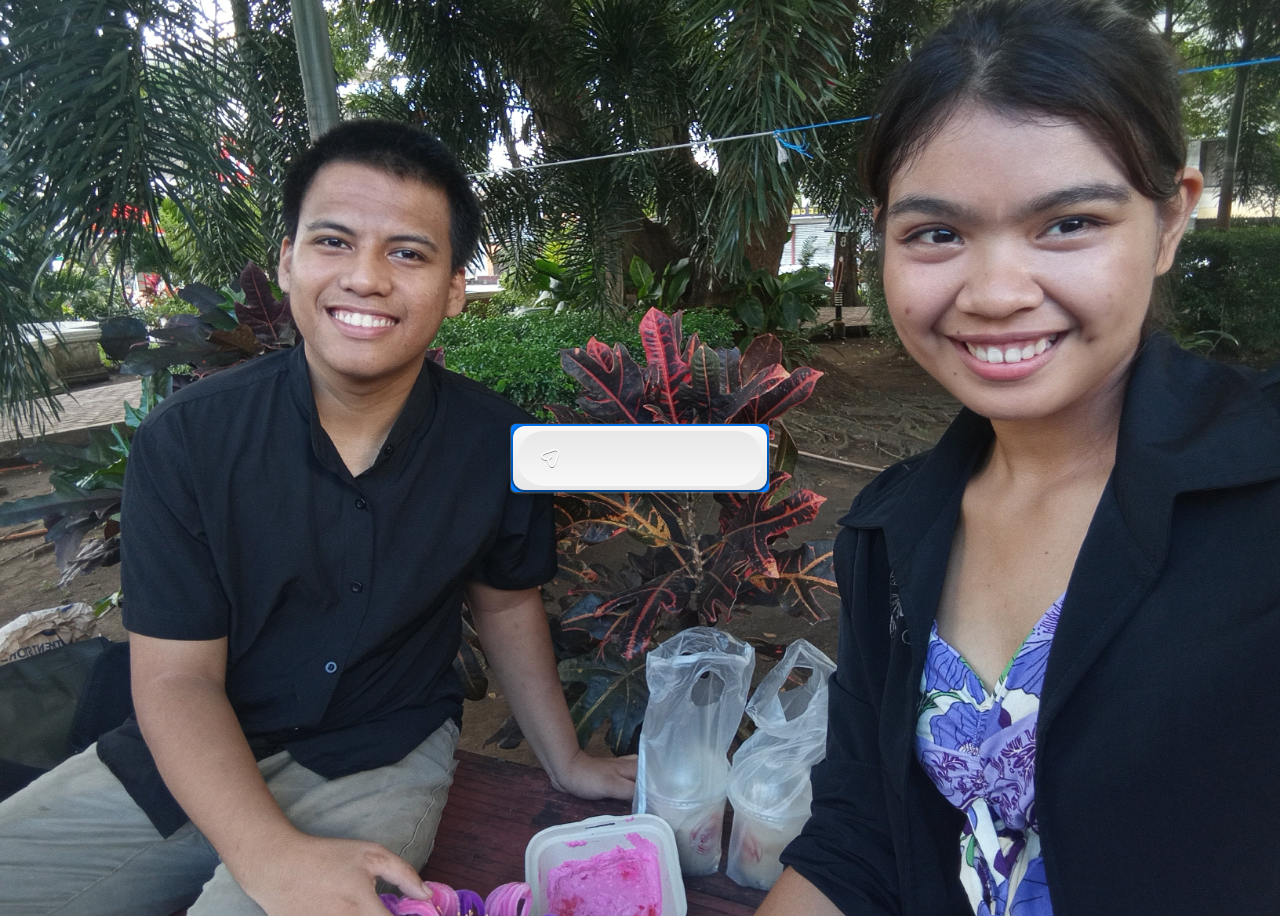
<file: index.html>
<!DOCTYPE html>
<html lang="en">
<head>
    <meta charset="UTF-8">
    <meta name="viewport" content="width=device-width, initial-scale=1.0">
    <title>A littlee gift from your husband</title>
    <link rel="stylesheet" href="sample.css">
    <style>
        /* 1. Basic Page Styling */
        body {
            font-family: sans-serif;
            display: flex;
            justify-content: center;
            align-items: center;
            height: 100vh;
            background-color: #f0f0f0;
            background-image: url(bg.jpeg);
            background-size: cover; 
            background-repeat: no-repeat;
            background-position: center center;
            background-attachment: fixed;
            min-height: 100vh;
        }

        /* 2. Styling the Button that opens the window */
        #openModalBtn {
            padding: 15px 30px;
            font-size: 18px;
            cursor: pointer;
            background-color: #007BFF;
            color: white;
            border: none;
            border-radius: 5px;
        }

        /* 3. Styling the "Window" (Dialog) */
        dialog {
            border: none;
            border-radius: 8px;
            box-shadow: 0 4px 10px rgba(0, 0, 0, 0.2);
            padding: 20px;
            text-align: center;
            max-width: 400px;
        }

        /* This dims the background behind the window */
        dialog::backdrop {
            background-color: rgba(0, 0, 0, 0.6);
        }

        /* Image styling */
        dialog img {
            max-width: 100%;
            height: auto;
            border-radius: 4px;
            margin-bottom: 15px;
        }

        /* Button Container styling */
        .button-container {
            display: flex;
            gap: 10px; /* Space between buttons */
            justify-content: center;
            margin-top: 15px;
        }

        .btn {
            padding: 10px 20px;
            cursor: pointer;
            border: none;
            border-radius: 4px;
            font-weight: bold;
        }

        .btn-con { background-color: #28a745; color: white; }

        

    </style>
</head>
<body>

    <!-- From Uiverse.io by marcelodolza --> 
    <button id="openModalBtn" class="openModalBtn">
  <div class="outline"></div>
  <div class="state state--default">
    <div class="icon">
      <svg
        width="1em"
        height="1em"
        viewBox="0 0 24 24"
        fill="none"
        xmlns="http://www.w3.org/2000/svg"
      >
        <g style="filter: url(#shadow)">
          <path
            d="M14.2199 21.63C13.0399 21.63 11.3699 20.8 10.0499 16.83L9.32988 14.67L7.16988 13.95C3.20988 12.63 2.37988 10.96 2.37988 9.78001C2.37988 8.61001 3.20988 6.93001 7.16988 5.60001L15.6599 2.77001C17.7799 2.06001 19.5499 2.27001 20.6399 3.35001C21.7299 4.43001 21.9399 6.21001 21.2299 8.33001L18.3999 16.82C17.0699 20.8 15.3999 21.63 14.2199 21.63ZM7.63988 7.03001C4.85988 7.96001 3.86988 9.06001 3.86988 9.78001C3.86988 10.5 4.85988 11.6 7.63988 12.52L10.1599 13.36C10.3799 13.43 10.5599 13.61 10.6299 13.83L11.4699 16.35C12.3899 19.13 13.4999 20.12 14.2199 20.12C14.9399 20.12 16.0399 19.13 16.9699 16.35L19.7999 7.86001C20.3099 6.32001 20.2199 5.06001 19.5699 4.41001C18.9199 3.76001 17.6599 3.68001 16.1299 4.19001L7.63988 7.03001Z"
            fill="currentColor"
          ></path>
          <path
            d="M10.11 14.4C9.92005 14.4 9.73005 14.33 9.58005 14.18C9.29005 13.89 9.29005 13.41 9.58005 13.12L13.16 9.53C13.45 9.24 13.93 9.24 14.22 9.53C14.51 9.82 14.51 10.3 14.22 10.59L10.64 14.18C10.5 14.33 10.3 14.4 10.11 14.4Z"
            fill="currentColor"
          ></path>
        </g>
        <defs>
          <filter id="shadow">
            <fedropshadow
              dx="0"
              dy="1"
              stdDeviation="0.6"
              flood-opacity="0.5"
            ></fedropshadow>
          </filter>
        </defs>
      </svg>
    </div>
    <p><span style="--i:0">C</span><span style="--i:1">l</span><span style="--i:2">i</span><span style="--i:3">c</span><span style="--i:4">k</span><span style="--i:5">&nbsp;</span><span style="--i:6">t</span><span style="--i:7">h</span><span style="--i:8">i</span><span style="--i:9">s</span><span style="--i:10">&nbsp;</span><span style="--i:11">m</span><span style="--i:12">y</span><span style="--i:13">&nbsp;</span><span style="--i:14">q</span><span style="--i:15">u</span><span style="--i:16">e</span><span style="--i:17">e</span><span style="--i:18">n</span></p>
  </div>
  <div class="state state--sent">
    <div class="icon">
      <svg xmlns="http://www.w3.org/2000/svg" viewBox="0 0 24 24" fill="currentColor" height="1em" width="1em">
        <g style="filter: url(#shadow)">
          <path d="M12 21.35l-1.45-1.32C5.4 15.36 2 12.28 2 8.5 2 6 4 4 6.5 4 8.24 4 10 5.1 11 6.5 12 5.1 13.76 4 15.5 4 18 4 20 6 20 8.5c0 3.78-3.4 6.86-8.55 11.54L12 21.35z"></path>
        </g>
        <defs>
          <filter id="shadow">
            <fedropshadow dx="0" dy="1" stdDeviation="0.6" flood-opacity="0.5"></fedropshadow>
          </filter>
        </defs>
      </svg>
    </div>
    <p>
      <span style="--i:5">N</span>
      <span style="--i:6">i</span>
      <span style="--i:7">c</span>
      <span style="--i:8">e</span>
    </p>
  </div>
</button>


    <dialog id="gifDialog">
        <img src="gif1.gif" alt="Fun GIF">
        
        <h1>Happy Monthsary My Quennnnnnnnnnnn<br>😍😍😍😍😍</h1>
        <p>Sorryy gaaa lateee koo nataoo unii saimoo😭😭😭😭</p>

        <div class="button-container">
            <button id="conbtn" class="btn btn-con">Click this my quennnnnn😉😉😉😉</button>
        </div>

    </dialog>

    <dialog id="gifDialog1">
        <img src="dudu waiting.gif" alt="dudu waiting" class="duduwaiting">
        <h1>Quizzzzzzz 😉😉😉😉😉😉😉😉</h1>
        <h2>What do you say when i tell you "I loveeeeee youuuuuuu my quennnnnn"?</h2>

        <div class="btn1-container">
          <button id="ily" class="ilybtn" title="hehehehehehe">I loveeeeee youuuuuuu toooooooo dadaaaaa</button>
        </div>

        <div class="btn1-container">
          <button id="ty" class="tybtn">Thankkkk youuuuuuu</button>
        </div>

    </dialog>

    <dialog id="gifDialog2">
        <img src="kiss.gif" alt="dudukiss" class="dudukiss" >

        <h2 class="d2text"> Hehehehehehehehehehehe i knowwwwwwwww youuuuuuu loveeeeee meeeeeeeee my quennnnnn😉😉😉😉</h2>
        <a href="letter.html">
        <button id="toletterbtn" class="tolet"> Click this my queeenn</button>
        </a>
      </dialog>

    

    
    <script>
        // 1. Select elements from the DOM
        const modal = document.getElementById('gifDialog');
        const openBtn = document.getElementById('openModalBtn');
        const conbtn = document.getElementById('conbtn');
        const gifDialog1 = document.getElementById('gifDialog1');
        const gifDialog2 = document.getElementById('gifDialog2');

        // 2. Event Listener to OPEN the modal
        openBtn.addEventListener('click', () => {
          if (modal) modal.showModal(); // .showModal() creates the backdrop automatically
        });

        // 4. Event Listener for "Yes" (close first modal, then open the next)
        conbtn.addEventListener('click', () => {
          if (modal) modal.close();
          if (gifDialog1) gifDialog1.showModal();
        });

        // 5. When #ty is clicked, expand #ily to fill #gifDialog1 (toggle)
        const ilyBtn = document.getElementById('ily');
        const tyBtn = document.getElementById('ty');
        if (tyBtn && ilyBtn && gifDialog1) {
          let initialized = false;
          const original = {};
          let currentScale = 1;
          let baseWidth = null;
          let baseHeight = null;
          let tyFirstClicked = false; // track first click to change text

          function saveOriginalStyles() {
            original.position = ilyBtn.style.position || '';
            original.left = ilyBtn.style.left || '';
            original.top = ilyBtn.style.top || '';
            original.width = ilyBtn.style.width || '';
            original.height = ilyBtn.style.height || '';
            original.margin = ilyBtn.style.margin || '';
            original.transform = ilyBtn.style.transform || '';
          }

          function restoreOriginalStyles() {
            ilyBtn.classList.remove('expanded');
            ilyBtn.style.left = original.left;
            ilyBtn.style.top = original.top;
            ilyBtn.style.width = original.width;
            ilyBtn.style.height = original.height;
            ilyBtn.style.position = original.position;
            ilyBtn.style.margin = original.margin;
            ilyBtn.style.transform = original.transform;
            currentScale = 1;
          }

          tyBtn.addEventListener('click', () => {
            if (!gifDialog1.open) return;

            const dialogRect = gifDialog1.getBoundingClientRect();
            let ilyRect = ilyBtn.getBoundingClientRect();

            if (!initialized) {
              // store base size (unscaled)
              baseWidth = ilyRect.width;
              baseHeight = ilyRect.height;
              saveOriginalStyles();

              // position ily centered in dialog
              const left = (dialogRect.width - baseWidth) / 2;
              const top = (dialogRect.height - baseHeight) / 2;

              ilyBtn.style.position = 'absolute';
              ilyBtn.style.left = left + 'px';
              ilyBtn.style.top = top + 'px';
              ilyBtn.style.margin = '0';
              ilyBtn.classList.add('expanded');
              ilyBtn.style.transform = 'scale(1)';
              initialized = true;
            }

            // on first click change the ty button text
            if (!tyFirstClicked) {
              tyBtn.textContent = 'Sureeeeeeeeee??😉😉😉';
              tyFirstClicked = true;
            }

            // compute maximum scale based on base size
            const maxScale = Math.min(dialogRect.width / baseWidth, dialogRect.height / baseHeight);
            if (currentScale >= maxScale - 0.01) {
              // already at or near max — ensure fill
              ilyBtn.style.transform = `scale(${maxScale})`;
              currentScale = maxScale;
              return;
            }

            // increase scale by 20% per click (or smaller if close to max)
            const scaleStep = 1.2;
            const newScale = Math.min(currentScale * scaleStep, maxScale);

            ilyBtn.style.transform = `scale(${newScale})`;
            currentScale = newScale;
          });
        }

        // When #ily is clicked show gifDialog2
        const ilyBtnDirect = document.getElementById('ily');
        if (ilyBtnDirect && gifDialog2) {
          ilyBtnDirect.addEventListener('click', () => {
            gifDialog2.showModal();
          });
        }

      
    </script>

</body>
</html>
</file>
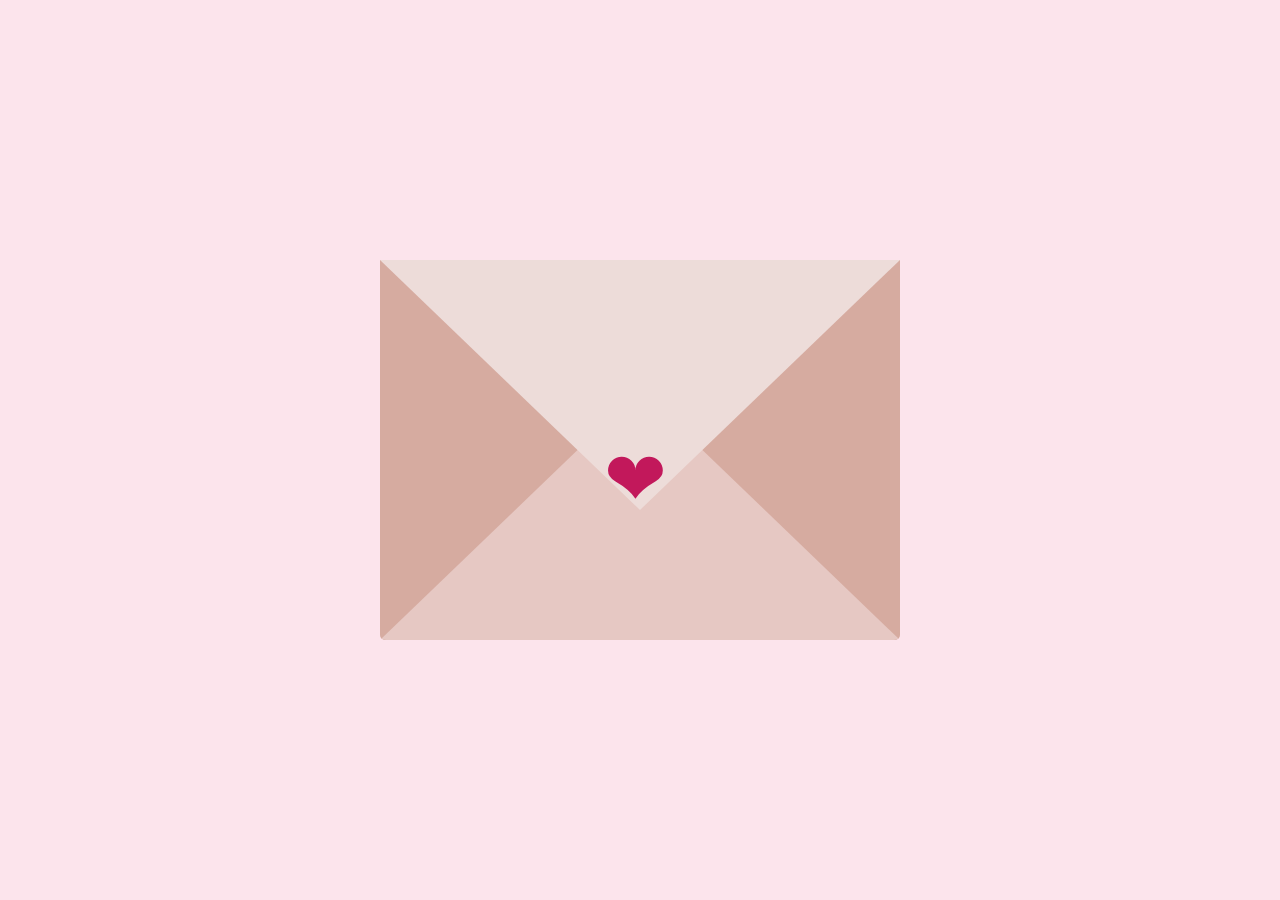
<file: letter.html>
<!DOCTYPE html>
<html lang="en">
<head>
    <meta charset="UTF-8">
    <meta name="viewport" content="width=device-width, initial-scale=1.0">
    <title>Letter from your husband</title>
    <style>
        /* --- Fonts --- */
        @import url('https://fonts.googleapis.com/css2?family=Dancing+Script:wght@600&family=Quicksand:wght@400&display=swap');

        /* --- Reset & Body Main Styling --- */
        * {
            box-sizing: border-box;
        }

        body {
            background-color: #fce4ec; /* Soft Pink Background */
            display: flex;
            justify-content: center;
            align-items: center;
            min-height: 100vh;
            margin: 0;
            overflow: hidden; /* Prevents scrollbars during animation */
            font-family: 'Quicksand', sans-serif;
        }

        /* --- The Container holding everything --- */
        .container {
            position: relative;
            width: 520px; /* increased envelope width */
            height: 380px; /* increased envelope height */
            cursor: pointer;
        }

        /* --- ENVELOPE STYLES --- */
        .envelope-wrapper {
            position: absolute;
            bottom: 0;
            width: 100%;
            height: 100%;
            transition: transform 0.6s ease-in-out;
        }

        .envelope-back {
            position: absolute;
            bottom: 0;
            width: 100%;
            height: 100%;
            background-color: #d6aba0; /* Darker envelope color */
            border-radius: 0 0 5px 5px;
        }

        /* The triangle flap at the top that opens */
        .envelope-flap {
            position: absolute;
            top: 0;
            width: 100%;
            height: 0;
            border-left: 260px solid transparent; /* Half of container width (~520/2) */
            border-right: 260px solid transparent;
            border-top: 250px solid #eddcd9; /* Taller flap for larger envelope */
            transform-origin: top;
            transition: transform 0.4s 0.2s ease-out, z-index 0.2s 0.2s;
            z-index: 5;
        }

        /* The "seal" heart */
        .envelope-flap::after {
            content: '❤';
            position: absolute;
            top: -80px; /* Adjust based on larger border-top height */
            left: calc(50% - 36px);
            font-size: 75px;
            color: #c2185b;
        }

        /* The front triangles that make the pocket */
        .envelope-front {
            position: absolute;
            bottom: 0;
            width: 100%;
            height: 0;
            border-left: 260px solid transparent;
            border-right: 260px solid transparent;
            border-bottom: 250px solid #e6c8c3; /* Larger pocket */
            z-index: 4;
            border-radius: 0 0 6px 6px;
        }

        /* --- THE LETTER INSIDE --- */
        .letter {
            position: absolute;
            bottom: 0;
            left: 50%;
            transform: translateX(-50%);
            width: 88%;
            height: 86%;
            background: #fff;
            border-radius: 6px;
            padding: 28px;
            box-shadow: 0 6px 14px rgba(0,0,0,0.12);
            transition: bottom 0.6s 0.4s ease-in-out, transform 0.5s ease, z-index 0.1s 0.6s;
            z-index: 3; /* Starts between back and front of envelope */
            overflow: auto;
            /* Initial state of letter content is hidden slightly */
            opacity: 0; 
        }

        /* Letter Content Styling (from previous example) */
        .letter h1 {
            font-family: 'Dancing Script', cursive;
            color: #c2185b;
            text-align: center;
            margin: 5px 0;
            font-size: 24px;
        }

        .letter p {
            font-size: 14px;
            line-height: 1.6;
            color: #4a4a4a;
            margin-bottom: 10px;
            text-indent: 2em;
            text-align: justify;
        }

        .signature {
            font-family: 'Dancing Script', cursive;
            font-size: 20px;
            color: #c2185b;
            text-align: right;
        }


        /* --- ANIMATION STATES (When "open" class is added by JS) --- */
        
        /* 1. The Flap Opens up */
        .container.open .envelope-flap {
            transform: rotateX(180deg);
            z-index: 1; /* Flap goes behind everything once open */
            transition-delay: 0s;
        }

        /* 2. The Letter Slides Out & Appears */
        .container.open .letter {
            bottom: auto; /* use top positioning for larger envelope */
            top: 50%;
            transform: translate(-50%, -50%);
            z-index: 10; /* Comes to the very front */
            opacity: 1;
            transition: transform 0.5s cubic-bezier(.2,.8,.2,1), opacity 0.3s 0.2s, z-index 0.1s 0.6s;
        }

        /* 3. The whole envelope moves down slightly to give space */
        .container.open .envelope-wrapper {
            transform: translateY(50px);
            transition-delay: 0.4s;
        }
    </style>
</head>
<body>

    <div class="container" id="envelope-container">
        
        <div class="envelope-wrapper">
            <div class="envelope-back"></div>
            <div class="envelope-flap"></div>
            <div class="envelope-front"></div>
        </div>

        <div class="letter">
            <h1>My Quennnnnn</h1>
            <p>
                Well HAHA, yaon kana sa final part kauni panggaaaaaa😋😋😋😋😋😋<br>
                <br>
                Gusto ko lang maaraman mo gaaaaaa na labbbbbbbbbbbbbbbb na labbbbbbbbbbbbbbbb takaaaa alwayssssss although daeeeeeeee kooo mannn mapa hilingg saimooo na marayyyyy gaaaaaaaa, just knowww na daeeeeeee ko arammmm angg gigibuhonn ko pagg mayooooo ka, bakaa maghibii pa akoooo HAHAHAHAHAHAHAHA
                <br> <br>
                Sorryyyyy na dinnnn poo panggaaaaaa taa sabiii kooo kangg nakaagii itataoo konaa unii saimooo peroooo daeeeeeeee koooo mannn natataooo, haaaaaaaaaa arammm koo gaaaa na sawangg sawaaa kanaaa sa sorryyyy kooo gaaaaa mayoooo namannn akong magiginiboo dyannnn ta kasalan koo mann ehhhh sanaaaaa makabawiii bawiii lamanggg akoooo 😭😭😭😭
                <br> <br>
                Well, advanceeee Merry Christmas andd happy new year my queennnnnnn 😉😉😉😉😉, 
                <br>
                panduwaaa tanaa uningg Christmas sakaa new year na mag kaibaa HAHAHAHA, 2 in foreverrr my queennnnnnn 😉😉😉😉😉😉😉😉, tandaaa kopaaa katooo supog supogg paa kitaaaa saa bawat saro HAHAHAHA and daeeeee koo mapugulannn naa paraaa hilingonn kaa taa cutetonnn kaa talagaaa anddd magayononn grabeeeeeee, sakaa dibaa kautong Christmas party sa grade 12 utong saralakan, magayononnn kaa talagaaa dumannn saa sulottt (anddd i knowww namannnn naa taa akoooo ang nag pilii ehhhh 😉😉😉) daeeeeeeeeeeeeeee patii akoo makaaa dulokk saimooo ninggg tultoll taa basaaa basaa akoo kautooo jusqqqqqq 😭😭😭😭😭😭, nabasaa kayaaa sa motorrr 😭😭😭😭😭😭, 
                <br>
                nasusupugonnn akongg mag dulokkkk 😭😭😭😭😭😭😭😭, perooo kangg tig apodd akoo kautoo ni Dwayne naa mag dumannn saimoooo nag dumannn namannn akooo taa youuu knowwwwww hehehehehehehe, nag sabi pa ngani kautoo si Dwayne na garooo nag pundo ang mundoo koo kagg nahilingg takaaa taa natulalaaa talagaaa akooo kautoooo, na speechless akooo taa sabraaaaa ass innn sobraaaaaa talagangggg gayonnnnn kanggg agommmmmm kooooooooooo 😍😍😍😍😍😍😍😍😍😍😍😍😍😍😍😍😍😍😍😍😍😍😍😍😍😍
                <br>
                literalll naa nag pundooo so mundooo koo katoooo ehhhh HAHAHAHAHA, malainnn aa nganii katooo angg pag matii mooo taaa daeeeeeeeeeeeeeee kaaa katooo nag kakann pag halii 😭😭😭😭😭😭, garoooooo kanaaa bagaaa matumbaa dumannnn 😭😭😭😭😭😭, marayyyyyyyyyyyy sanaaa taa may tindaaa paa si ate Judith 😭😭😭😭😭, andd pagg paulii taaa kautooo naa tigg hatoddd takaaaa sa terminall pa tinawagannn, kaa misssssssssssssss ayyyyy sooo paggg papaulii tanggg ibahann kitanggg duwaaaa tass mabakall munangg kakanonn andd malibottt kitaaaaa habanggg nag kakakannn anddd dateeeee natoooooo hehehehehehehe kaaa misssssssssssssss naa marayyyyyyyyyyyy anggg timesss natoooooo 😭😭😭😭😭😭😭😭😭😭😭😭😭, ngunyannnn bihiraaa naa langggggg kitaaa mag kahilingann panggaaaaaaa 😭😭😭😭😭, perooo no choiceee pa kayaaa ehhhhh kaipuhan magg adall munaaaaa 
                <br> <br>
                I justtt wanttt too lett youuu knowww my queennnnnnn naaa labbbbbbbbbbbbbbbbbbbbb naaa labbbbbbbbbbbbbbbbbbbbb naaa labbbbbbbbbbbbbbbbbbbbb naaa labbbbbbbbbbbbbbbbbbbbb naaa labbbbbbbbbbbbbbbbbbbbb naaa labbbbbbbbbbbbbbbbbbbbb naaa labbbbbbbbbbbbbbbbbbbbb takaaaa alwaysssss 😉😉😉😉😉😉😉😉😉😉😉😉😉😉😉😉 
                <br> <br>
                Don'ttt thinkkk naa babayaann takaaa taaa daeeeeeeeeeeeeeee koooo kayaaaaa annnnn, mahibii talagaaa akoooo pagg nawaraa ka sakoo 🥹🥹🥹🥹🥹🥹🥹, panggg habayy buhayyy na unji panggaaaaaaa 🥰🥰🥰🥰🥰🥰🥰, sabiiiii naa nganii kangg mgaa pinsann moo naaa destined kitaaanggg duwaaaaaa 😉😉😉😉😉😉😉😉😉, theyyy areee absolutely rightt my queennnnnnn 😉😉😉😉😉😉😉
                <br> <br>
                Anddd welll dunnnnnnn naa nag tataposss angg akinggg muntinggg surprisaaa saaa agommm koooo (well bakooo nangg surprisee taaa tigg paraa sabii konaaa 😭😭😭)
                <br> <br>
                Anddd pasensyaa naa dinn panggaaaaaaa (sorryyyy na namannn😭😭😭) kungggg medjooos simpleeee langgg hilingonn uninggg tig gibooo kooo hanggangg dyann palangg kayaaa angg knowledge koo 😭😭😭😭😭😭, don'ttt worryyyyy myy queennnnnnnnnnnn maa improveeee paa mann akooo anddd magayonnn dinnn angg mgaa aroggg koo kauniii naa tataohonnn saimooo promiseeeeeeee 🥰🥰🥰
                <br><br>
                I hopeee youuuu likeeee my simpleeee gift to youuu my queennnnnnn, it may nott look muchh butt it's filled with my loveee forr youuu my queennnn 😉😉😉😉😉😉 
                <br><br>
            
            
            
            
            
            
            </p>

            <p>
                ps.
                <br>
                I LOVEEEEEEEEEEEEEEEEEEEEEEE <br> YOUUUUUUUUUUUUUUUUUUUU <br> SOOOOOOOOOOOOOOOOOOOO VERYYYYYYYYYYYYYYYYYYYYYYYYY VERYYYYYYYYYYYYYYYYYYYYYYYYY VERYYYYYYYYYYYYYYYYYYYYYYYYY VERYYYYYYYYYYYYYYYYYYYYYYYYY VERYYYYYYYYYYYYYYYYYYYYYYYYY VERYYYYYYYYYYYYYYYYYYYYYYYYY VERYYYYYYYYYYYYYYYYYYYYYYYYY VERYYYYYYYYYYYYYYYYYYYYYYYYY VERYYYYYYYYYYYYYYYYYYYYYYYYY VERYYYYYYYYYYYYYYYYYYYYYYYYY VERYYYYYYYYYYYYYYYYYYYYYYYYY VERYYYYYYYYYYYYYYYYYYYYYYYYY VERYYYYYYYYYYYYYYYYYYYYYYYYY VERYYYYYYYYYYYYYYYYYYYYYYYYY VERYYYYYYYYYYYYYYYYYYYYYYYYY VERYYYYYYYYYYYYYYYYYYYYYYYYY VERYYYYYYYYYYYYYYYYYYYYYYYYY MUCHHHHHHHHHHHHHHHHH MY QUEENNNNNNN 😉😉😉
            </p>
            <div class="signature">
                Forever yours,<br>
                Your Husband
            </div>
        </div>

    </div>

    <script>
        // Simple JavaScript to handle the click
        const container = document.getElementById('envelope-container');

        container.addEventListener('click', () => {
            // Toggle the 'open' class on the container
            container.classList.toggle('open');
        });
    </script>

</body>

</html>
</file>
<file: sample.css>
/* From Uiverse.io by marcelodolza */ 
.openModalBtn {
  --primary: #ff5569;
  --neutral-1: #f7f8f7;
  --neutral-2: #e7e7e7;
  --radius: 14px;

  cursor: pointer;
  border-radius: var(--radius);
  text-shadow: 0 1px 1px rgba(0, 0, 0, 0.3);
  border: none;
  box-shadow: 0 0.5px 0.5px 1px rgba(255, 255, 255, 0.2),
    0 10px 20px rgba(0, 0, 0, 0.2), 0 4px 5px 0px rgba(0, 0, 0, 0.05);
  display: flex;
  align-items: center;
  justify-content: center;
  position: relative;
  transition: all 0.3s ease;
  min-width: 200px;
  padding: 20px;
  height: 68px;
  font-family: "Galano Grotesque", Poppins, Montserrat, sans-serif;
  font-style: normal;
  font-size: 18px;
  font-weight: 600;
}
.openModalBtn:hover {
  transform: scale(1.02);
  box-shadow: 0 0 1px 2px rgba(255, 255, 255, 0.3),
    0 15px 30px rgba(0, 0, 0, 0.3), 0 10px 3px -3px rgba(0, 0, 0, 0.04);
}
.openModalBtn:active {
  transform: scale(1);
  box-shadow: 0 0 1px 2px rgba(255, 255, 255, 0.3),
    0 10px 3px -3px rgba(0, 0, 0, 0.2);
}
.openModalBtn:after {
  content: "";
  position: absolute;
  inset: 0;
  border-radius: var(--radius);
  border: 2.5px solid transparent;
  background: linear-gradient(var(--neutral-1), var(--neutral-2)) padding-box,
    linear-gradient(to bottom, rgba(0, 0, 0, 0.1), rgba(0, 0, 0, 0.45))
      border-box;
  z-index: 0;
  transition: all 0.4s ease;
}
.openModalBtn:hover::after {
  transform: scale(1.05, 1.1);
  box-shadow: inset 0 -1px 3px 0 rgba(255, 255, 255, 1);
}
.openModalBtn::before {
  content: "";
  inset: 7px 6px 6px 6px;
  position: absolute;
  background: linear-gradient(to top, var(--neutral-1), var(--neutral-2));
  border-radius: 30px;
  filter: blur(0.5px);
  z-index: 2;
}
.state p {
  display: flex;
  align-items: center;
  justify-content: center;
}

/* Make the animated letters black and ensure a stable font-size */
.openModalBtn .state p { color: #000; font-size: 18px; line-height: 1; }
.openModalBtn .state p span { font-size: inherit; }
.state .icon {
  position: absolute;
  left: 0;
  top: 0;
  bottom: 0;
  margin: auto;
  transform: scale(1.25);
  transition: all 0.3s ease;
  display: flex;
  align-items: center;
  justify-content: center;
}
.state .icon svg {
  overflow: visible;
}

/* Outline */
.outline {
  position: absolute;
  border-radius: inherit;
  overflow: hidden;
  z-index: 1;
  opacity: 0;
  transition: opacity 0.4s ease;
  inset: -2px -3.5px;
}
.outline::before {
  content: "";
  position: absolute;
  inset: -100%;
  background: conic-gradient(
    from 180deg,
    transparent 60%,
    white 80%,
    transparent 100%
  );
  animation: spin 2s linear infinite;
  animation-play-state: paused;
}
@keyframes spin {
  0% {
    transform: rotate(0deg);
  }
  100% {
    transform: rotate(360deg);
  }
}
.openModalBtn:hover .outline {
  opacity: 1;
}
.openModalBtn:hover .outline::before {
  animation-play-state: running;
}

/* Letters */
.state p span {
  display: inline-block;
  opacity: 0;
  animation: slideDown 0.8s ease forwards calc(var(--i) * 0.03s);
}
.openModalBtn:hover p span {
  opacity: 1;
  animation: wave 0.5s ease forwards calc(var(--i) * 0.02s);
}
.openModalBtn:focus p span {
  opacity: 1;
  animation: disapear 0.6s ease forwards calc(var(--i) * 0.03s);
}
@keyframes wave {
  30% {
    opacity: 1;
    transform: translateY(4px) translateX(0) rotate(0);
  }
  50% {
    opacity: 1;
    transform: translateY(-3px) translateX(0) rotate(0);
    color: var(--primary);
  }
  100% {
    opacity: 1;
    transform: translateY(0) translateX(0) rotate(0);
  }
}
@keyframes slideDown {
  0% {
    opacity: 0;
    transform: translateY(-20px) translateX(5px) rotate(-90deg);
    color: var(--primary);
    filter: blur(5px);
  }
  30% {
    opacity: 1;
    transform: translateY(4px) translateX(0) rotate(0);
    filter: blur(0);
  }
  50% {
    opacity: 1;
    transform: translateY(-3px) translateX(0) rotate(0);
  }
  100% {
    opacity: 1;
    transform: translateY(0) translateX(0) rotate(0);
  }
}
@keyframes disapear {
  from {
    opacity: 1;
  }
  to {
    opacity: 0;
    transform: translateX(5px) translateY(20px);
    color: var(--primary);
    filter: blur(5px);
  }
}

/* Plane */
.state--default .icon svg {
  animation: land 0.6s ease forwards;
}
.openModalBtn:hover .state--default .icon {
  transform: rotate(45deg) scale(1.25);
}
.openModalBtn:focus .state--default svg {
  animation: takeOff 0.8s linear forwards;
}
.openModalBtn:focus .state--default .icon {
  transform: rotate(0) scale(1.25);
}
@keyframes takeOff {
  0% {
    opacity: 1;
  }
  60% {
    opacity: 1;
    transform: translateX(70px) rotate(45deg) scale(2);
  }
  100% {
    opacity: 0;
    transform: translateX(160px) rotate(45deg) scale(0);
  }
}
@keyframes land {
  0% {
    transform: translateX(-60px) translateY(30px) rotate(-50deg) scale(2);
    opacity: 0;
    filter: blur(3px);
  }
  100% {
    transform: translateX(0) translateY(0) rotate(0);
    opacity: 1;
    filter: blur(0);
  }
}

/* Contrail */
.state--default .icon:before {
  content: "";
  position: absolute;
  top: 50%;
  height: 2px;
  width: 0;
  left: -5px;
  background: linear-gradient(to right, transparent, rgba(0, 0, 0, 0.5));
}
.openModalBtn:focus .state--default .icon:before {
  animation: contrail 0.8s linear forwards;
}
@keyframes contrail {
  0% {
    width: 0;
    opacity: 1;
  }
  8% {
    width: 15px;
  }
  60% {
    opacity: 0.7;
    width: 80px;
  }
  100% {
    opacity: 0;
    width: 160px;
  }
}

/* States */
.state {
  padding-left: 29px;
  z-index: 2;
  display: flex;
  position: relative;
}
.state--default span:nth-child(4) {
  margin-right: 0; /* removed extra gap so words like 'Click' don't split */
}
.state--sent {
  display: none;
}
.state--sent svg {
  transform: scale(1.25);
  margin-right: 8px;
}
.openModalBtn:focus .state--default {
  position: absolute;
}
.openModalBtn:focus .state--sent {
  display: flex;
}
.openModalBtn:focus .state--sent span {
  opacity: 0;
  animation: slideDown 0.8s ease forwards calc(var(--i) * 0.2s);
}
.openModalBtn:focus .state--sent .icon svg {
  opacity: 0;
  animation: appear 1.2s ease forwards 0.8s;
}
@keyframes appear {
  0% {
    opacity: 0;
    transform: scale(4) rotate(-40deg);
    color: var(--primary);
    filter: blur(4px);
  }
  30% {
    opacity: 1;
    transform: scale(0.6);
    filter: blur(1px);
  }
  50% {
    opacity: 1;
    transform: scale(1.2);
    filter: blur(0);
  }
  100% {
    opacity: 1;
    transform: scale(1);
  }
}

/* Specific size for the second dialog */
#gifDialog1 {
  width: 1000px;
  max-width: 1300px;
  height: 1000px;
  box-sizing: border-box;
}

/* make dialog a positioning context for absolute children */
#gifDialog1 {
  position: relative;
  overflow: hidden;
}

/* style for gifdialog1*/

gifdialog1 {
  width: 1300px;
  height: auto;
  border: none;
  border-radius: 12px;
  box-shadow: 0 4px 12px rgba(0, 0, 0, 0.15);
  padding: 20px;
  font-family: 'Segoe UI', Tahoma, Geneva, Verdana, sans-serif;
  background-color: #fff;
}

/* Center the dialog content */
gifdialog1::backdrop {
  background: rgba(0, 0, 0, 0.5);
}

gifdialog1 .content {
    margin: 0;
    padding: 0;
    box-sizing: border-box;

    position: fixed;
    top: 50%;
    left: 50%;
    transform: translate(-50%, -50%);
    }

/* Hover text styles */
.gif1_hover-text {
  position: absolute;
  bottom: 10px;
  left: 50%;
  transform: translateX(-50%);
  background-color: rgba(0, 0, 0, 0.7); /* Semi-transparent background */
  color: white;
  padding: 5px 10px;
  border-radius: 4px;
  font-size: 14px;
  text-align: center;
  pointer-events: none; /* Prevents mouse events */
}


/* From Uiverse.io by satyamchaudharydev */ 
.ilybtn {
  --bg: #e74c3c;
  --text-color: #fff;
  position: relative;
  width: 150px;
  border: none;
  background: var(--bg);
  color: var(--text-color);
  padding: 1em;
  font-weight: bold;
  text-transform: uppercase;
  transition: 0.2s;
  border-radius: 5px;
  opacity: 0.8;
  letter-spacing: 1px;
  box-shadow: #c0392b 0px 7px 2px, #000 0px 8px 5px;
}

.ilybtn:hover {
  opacity: 1;
}

.ilybtn:active {
  top: 4px;
  box-shadow: #c0392b 0px 3px 2px,#000 0px 3px 5px;
}

/* Smooth scale transition for the ily button and a "large" state */
.ilybtn {
  transition: transform 420ms cubic-bezier(.2,.8,.2,1), box-shadow 220ms ease;
}

/* Expanded transform-based state: JS will toggle this and animate scale */
.ilybtn.expanded {
  z-index: 9999;
  border-radius: 0 !important;
  box-shadow: none !important;
  transform-origin: center center;
  will-change: transform;
}

.tybtn {
  --bg: #e74c3c;
  --text-color: #fff;
  position: relative;
  width: 150px;
  border: none;
  background: var(--bg);
  color: var(--text-color);
  padding: 1em;
  font-weight: bold;
  text-transform: uppercase;
  transition: 0.2s;
  border-radius: 5px;
  opacity: 0.8;
  letter-spacing: 1px;
  box-shadow: #c0392b 0px 7px 2px, #000 0px 8px 5px;
}

/* Center the text inside the ily button */
.ilybtn {
  display: flex;
  align-items: center;
  justify-content: center;
  text-align: center;
  white-space: normal; /* allow wrapping and center lines */
  margin-right: 50px;
}

/* Center the text inside the ty button as well */
.tybtn {
  display: flex;
  align-items: center;
  justify-content: center;
  text-align: center;
  white-space: normal;
}

.tybtn:hover {
  opacity: 1;
}

.tybtn:active {
  top: 4px;
  box-shadow: #c0392b 0px 3px 2px,#000 0px 3px 5px;
}

.btn1-container {
  display: inline-block;
    gap: 10px; /* Space between buttons */
    justify-content: center;
    margin-top: 15px;
}

.btn1-container .ilybtn,
.btn1-container .tybtn {
  padding: 10px 100px;
  border-radius: 6px;
  border: none;
  cursor: pointer;
  font-weight: 600;
}
.btn1-container .ilybtn { background: #ff5569; color: #fff; }
.btn1-container .tybtn { background: #ff5569; color: #fff; }

/* New stacked layout: put tybtn centered and slightly lower over ilybtn */
/* .btn1-stack removed - reverted to two separate .btn1-container blocks */

#gifDialog2 {
  width: 1000px;
  max-width: 1300px;
  height: 1000px;
  box-sizing: border-box;
}

.dudukiss {
    width: 400px;
    height: auto;
    border-radius: 12px;
    padding: 10px;
    font-family: 'Segoe UI', Tahoma, Geneva, Verdana, sans-serif;
    background-color: #fff;
    display: block;
    margin-left: auto;
    margin-right: auto;
}

.d2text {
    text-align: center;
    font-size: 24px;
    font-weight: bold;
    margin-top: 15px;
    margin-left: 30px;
    margin-right: 30px;
}


.tolet {
    --bg: #ff5569;
    --text-color: #fff;
    position: relative;
    width: 200px;
    border: none;
    background: var(--bg);
    color: var(--text-color);
    padding: 1em;
    font-weight: bold;
    text-transform: uppercase;
    transition: 0.2s;
    border-radius: 5px;
    opacity: 0.8;
    letter-spacing: 1px;
    box-shadow: #c0392b 0px 7px 2px, #000 0px 8px 5px;
    margin-top: 20px;
    cursor: pointer;}
  
/* Envelope + Letter styles for the letter modal */
.container {
  position: relative;
  width: 100%;
  max-width: 1000px; /* match letter width */
  height: 320px;
  margin: 0 auto;
  cursor: pointer;
}

.envelope-wrapper {
  position: relative;
  width: 100%;
  height: 100%;
  transition: transform 0.6s ease-in-out;
}

.envelope-back {
  position: absolute;
  bottom: 0;
  width: 100%;
  height: 100%;
  background-color: #d6aba0;
  border-radius: 6px;
}

.envelope-flap {
  position: absolute;
  top: 0;
  left: 0;
  width: 100%;
  height: 0;
  border-left: 150px solid transparent;
  border-right: 150px solid transparent;
  border-top: 110px solid #eddcd9;
  transform-origin: top;
  transition: transform 0.5s ease, z-index 0.2s;
  z-index: 5;
}

.envelope-flap::after {
  content: '❤';
  position: absolute;
  top: -88px;
  left: calc(50% - 15px);
  font-size: 28px;
  color: #c2185b;
}

.envelope-front {
  position: absolute;
  bottom: 0;
  width: 100%;
  height: 0;
  border-left: 150px solid transparent;
  border-right: 150px solid transparent;
  border-bottom: 130px solid #e6c8c3;
  z-index: 4;
  border-radius: 0 0 6px 6px;
}

.letter {
  position: absolute;
  bottom: 8px;
  left: 50%;
  transform: translateX(-50%);
  width: 1000px;
  max-width: calc(100% - 40px);
  height: auto;
  background: #fff;
  border-radius: 6px;
  padding: 18px;
  box-sizing: border-box;
  box-shadow: 0 6px 18px rgba(0,0,0,0.12);
  transition: transform 0.45s cubic-bezier(.2,.8,.2,1), opacity 0.3s;
  z-index: 3;
  overflow: hidden;
  opacity: 0;
}

.container.open .envelope-flap {
  transform: rotateX(180deg);
  z-index: 1;
}

.container.open .letter {
  bottom: auto;
  top: 50%;
  transform: translate(-50%, -50%);
  opacity: 1;
  z-index: 10;
}

/* Ensure the modal dialog centers its content nicely */
dialog#letterModal {
  width: 100%;
  max-width: 1080px;
  padding: 28px;
  background: transparent; /* keep envelope visuals as designed */
}

dialog#letterModal::backdrop { background: rgba(0,0,0,0.6); }
</file>
